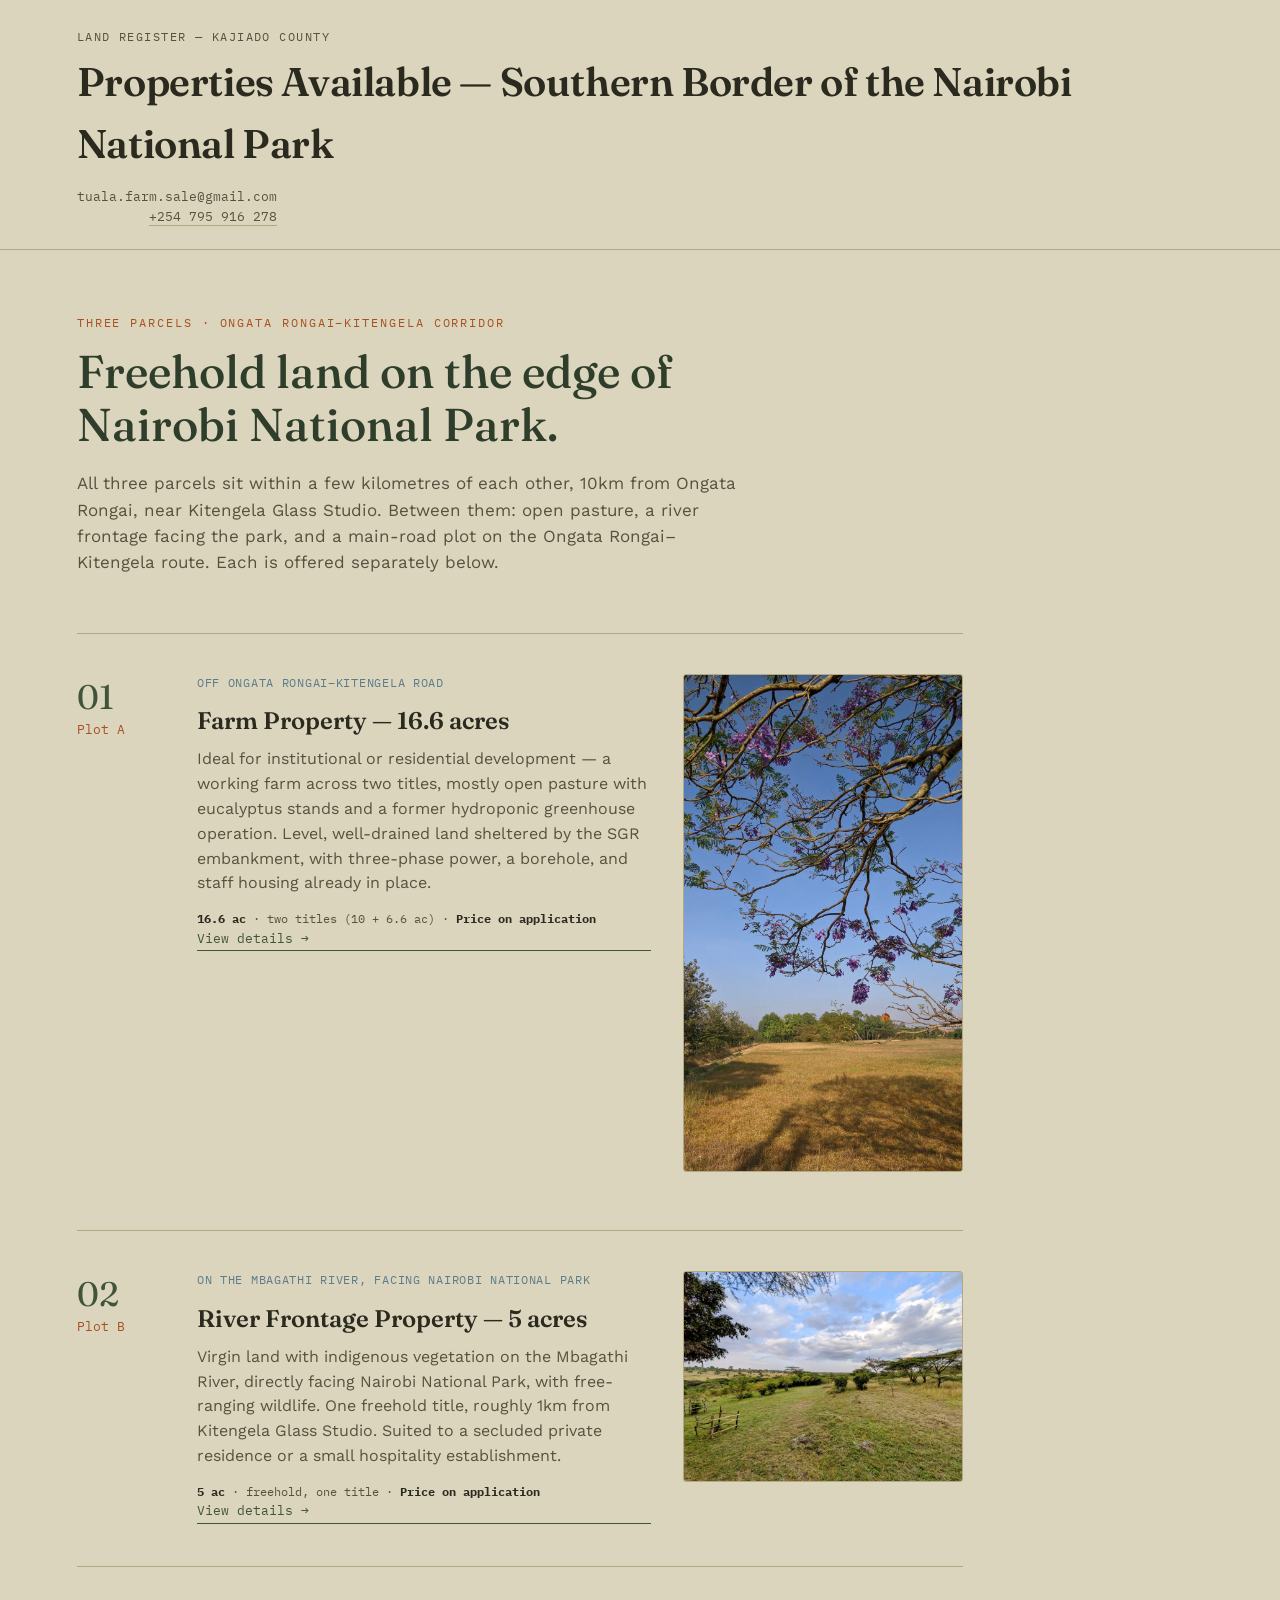
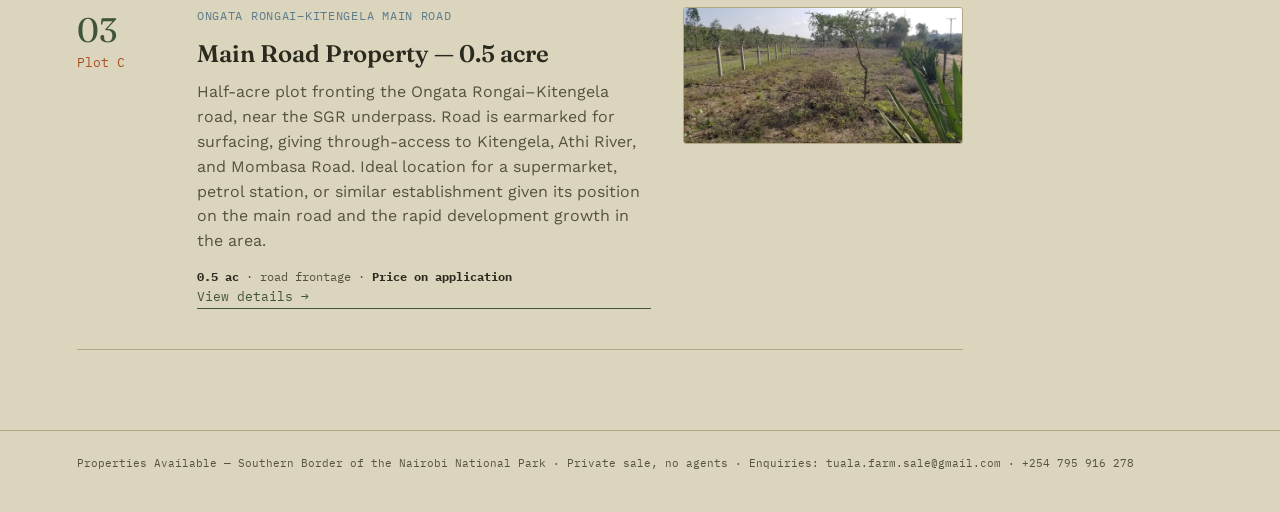
<file: docs/index.html>
<!DOCTYPE html>
<html lang="en">
<head>
<meta charset="UTF-8">
<meta name="viewport" content="width=device-width, initial-scale=1">
<title>Properties Available — Southern Border of the Nairobi National Park</title>
<meta name="description" content="Three freehold land parcels for sale on the southern border of Nairobi National Park, Kajiado County — a 16.6 acre farm, a 5 acre river frontage plot facing the park, and a 0.5 acre road-frontage plot.">
<link rel="preconnect" href="https://fonts.googleapis.com">
<link href="https://fonts.googleapis.com/css2?family=Fraunces:wght@500;600&family=Work+Sans:wght@400;500&family=IBM+Plex+Mono:wght@400;500&display=swap" rel="stylesheet">
<link rel="icon" type="image/svg+xml" href="favicon.svg">
<link rel="icon" type="image/png" href="favicon-32.png">
<link rel="apple-touch-icon" href="apple-touch-icon.png">
<link rel="stylesheet" href="style.css">
</head>
<body>

<header class="masthead">
  <div class="title-block">
    <div class="eyebrow">Land Register — Kajiado County</div>
    <a href="index.html"><h1>Properties Available — Southern Border of the Nairobi National Park</h1></a>
  </div>
  <div class="contact-line">
    tuala.farm.sale@gmail.com<br>
    <a href="tel:+254795916278">+254 795 916 278</a>
  </div>
</header>

<section class="hero">
  <div class="kicker">Three parcels · Ongata Rongai–Kitengela corridor</div>
  <h2>Freehold land on the edge of Nairobi National Park.</h2>
  <p>All three parcels sit within a few kilometres of each other, 10km from Ongata Rongai, near Kitengela Glass Studio. Between them: open pasture, a river frontage facing the park, and a main-road plot on the Ongata Rongai–Kitengela route. Each is offered separately below.</p>
</section>

<div class="ledger">

  <a class="entry" href="farm.html">
    <img class="field-photo" src="photos/home_farm.jpg" alt="Open pasture at the farm property, framed by jacaranda blossom">
    <div class="plot-no"><span>01</span>Plot A</div>
    <div class="body">
      <div class="loc">Off Ongata Rongai–Kitengela Road</div>
      <h3>Farm Property — 16.6 acres</h3>
      <p>Ideal for institutional or residential development — a working farm across two titles, mostly open pasture with eucalyptus stands and a former hydroponic greenhouse operation. Level, well-drained land sheltered by the SGR embankment, with three-phase power, a borehole, and staff housing already in place.</p>
      <div class="stats"><b>16.6 ac</b> · two titles (10 + 6.6 ac) · <b>Price on application</b></div>
      <div class="view-link">View details →</div>
    </div>
  </a>

  <a class="entry" href="river-frontage.html">
    <img class="field-photo" src="photos/home_river.jpg" alt="Open bushland at the river frontage property, near Nairobi National Park">
    <div class="plot-no"><span>02</span>Plot B</div>
    <div class="body">
      <div class="loc">On the Mbagathi River, facing Nairobi National Park</div>
      <h3>River Frontage Property — 5 acres</h3>
      <p>Virgin land with indigenous vegetation on the Mbagathi River, directly facing Nairobi National Park, with free-ranging wildlife. One freehold title, roughly 1km from Kitengela Glass Studio. Suited to a secluded private residence or a small hospitality establishment.</p>
      <div class="stats"><b>5 ac</b> · freehold, one title · <b>Price on application</b></div>
      <div class="view-link">View details →</div>
    </div>
  </a>

  <a class="entry" href="roadside.html">
    <img class="field-photo" src="photos/home_main_road.jpg" alt="Boundary fence and road frontage at the main road property">
    <div class="plot-no"><span>03</span>Plot C</div>
    <div class="body">
      <div class="loc">Ongata Rongai–Kitengela Main Road</div>
      <h3>Main Road Property — 0.5 acre</h3>
      <p>Half-acre plot fronting the Ongata Rongai–Kitengela road, near the SGR underpass. Road is earmarked for surfacing, giving through-access to Kitengela, Athi River, and Mombasa Road. Ideal location for a supermarket, petrol station, or similar establishment given its position on the main road and the rapid development growth in the area.</p>
      <div class="stats"><b>0.5 ac</b> · road frontage · <b>Price on application</b></div>
      <div class="view-link">View details →</div>
    </div>
  </a>

</div>

<footer>
  Properties Available — Southern Border of the Nairobi National Park · Private sale, no agents · Enquiries: tuala.farm.sale@gmail.com · +254 795 916 278
</footer>

</body>
</html>
</file>
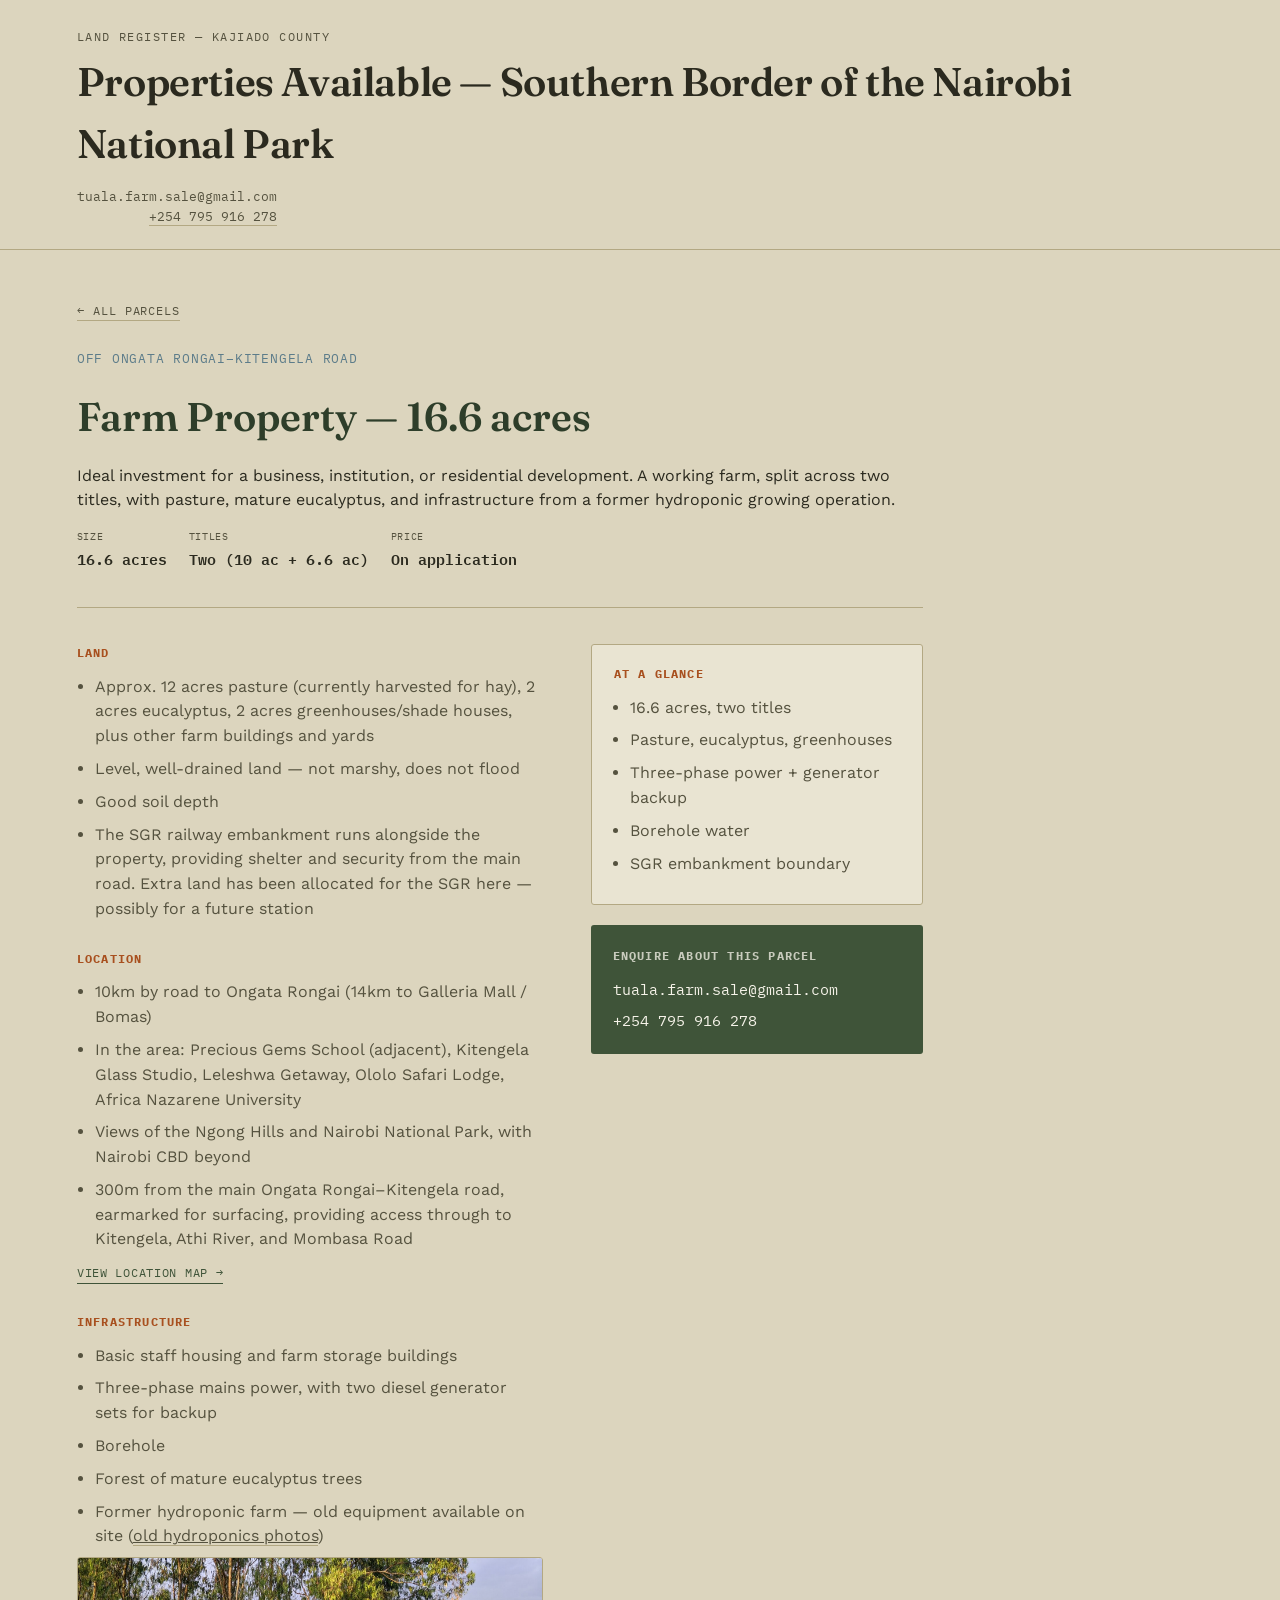
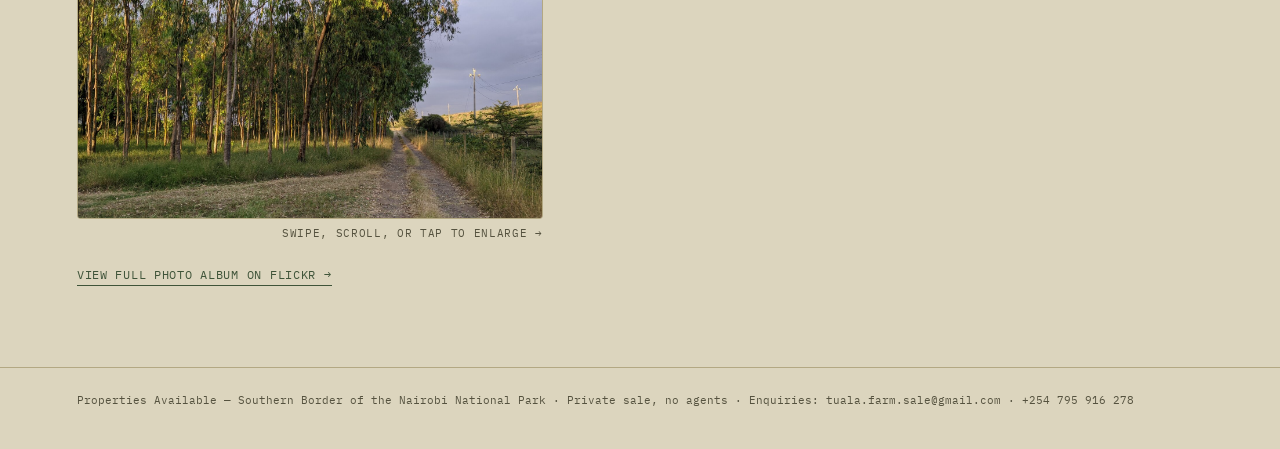
<file: docs/farm.html>
<!DOCTYPE html>
<html lang="en">
<head>
<meta charset="UTF-8">
<meta name="viewport" content="width=device-width, initial-scale=1">
<title>Farm Property — 16.6 Acres — Properties Available — Southern Border of the Nairobi National Park</title>
<meta name="description" content="16.6 acre working farm off the Ongata Rongai–Kitengela road, on the southern border of Nairobi National Park. Two titles, three-phase power, borehole, former hydroponic operation.">
<link rel="preconnect" href="https://fonts.googleapis.com">
<link href="https://fonts.googleapis.com/css2?family=Fraunces:wght@500;600&family=Work+Sans:wght@400;500&family=IBM+Plex+Mono:wght@400;500&display=swap" rel="stylesheet">
<link rel="icon" type="image/svg+xml" href="favicon.svg">
<link rel="icon" type="image/png" href="favicon-32.png">
<link rel="apple-touch-icon" href="apple-touch-icon.png">
<link rel="stylesheet" href="style.css">
</head>
<body>

<header class="masthead">
  <div class="title-block">
    <div class="eyebrow">Land Register — Kajiado County</div>
    <a href="index.html"><h1>Properties Available — Southern Border of the Nairobi National Park</h1></a>
  </div>
  <div class="contact-line">
    tuala.farm.sale@gmail.com<br>
    <a href="tel:+254795916278">+254 795 916 278</a>
  </div>
</header>

<div class="detail">
  <a class="back-link" href="index.html">← All parcels</a>

  <div class="detail-header">
    <div>
      <div class="loc">Off Ongata Rongai–Kitengela Road</div>
      <h2>Farm Property — 16.6 acres</h2>
      <p>Ideal investment for a business, institution, or residential development. A working farm, split across two titles, with pasture, mature eucalyptus, and infrastructure from a former hydroponic growing operation.</p>
      <div class="status-row">
        <div class="stat"><span class="label">Size</span><span class="value">16.6 acres</span></div>
        <div class="stat"><span class="label">Titles</span><span class="value">Two (10 ac + 6.6 ac)</span></div>
        <div class="stat"><span class="label">Price</span><span class="value">On application</span></div>
      </div>
    </div>
  </div>

  <div class="detail-body">
    <div>
      <h4>Land</h4>
      <ul>
        <li>Approx. 12 acres pasture (currently harvested for hay), 2 acres eucalyptus, 2 acres greenhouses/shade houses, plus other farm buildings and yards</li>
        <li>Level, well-drained land — not marshy, does not flood</li>
        <li>Good soil depth</li>
        <li>The SGR railway embankment runs alongside the property, providing shelter and security from the main road. Extra land has been allocated for the SGR here — possibly for a future station</li>
      </ul>

      <h4>Location</h4>
      <ul>
        <li>10km by road to Ongata Rongai (14km to Galleria Mall / Bomas)</li>
        <li>In the area: Precious Gems School (adjacent), Kitengela Glass Studio, Leleshwa Getaway, Ololo Safari Lodge, Africa Nazarene University</li>
        <li>Views of the Ngong Hills and Nairobi National Park, with Nairobi CBD beyond</li>
        <li>300m from the main Ongata Rongai–Kitengela road, earmarked for surfacing, providing access through to Kitengela, Athi River, and Mombasa Road</li>
      </ul>
      <a class="gallery-link" href="location.html">View location map →</a>

      <h4>Infrastructure</h4>
      <ul>
        <li>Basic staff housing and farm storage buildings</li>
        <li>Three-phase mains power, with two diesel generator sets for backup</li>
        <li>Borehole</li>
        <li>Forest of mature eucalyptus trees</li>
        <li>Former hydroponic farm — old equipment available on site (<a href="https://flic.kr/s/aHBqjA8r2M" target="_blank" rel="noopener" style="color:inherit; border-bottom:1px solid var(--line);">old hydroponics photos</a>)</li>
      </ul>

      <div class="carousel">
        <div class="carousel-track">
          <a class="carousel-item" href="#farm-photo-1">
            <img src="photos/farm_1.jpg" alt="Farm track through the eucalyptus stand" loading="lazy">
          </a>
          <a class="carousel-item" href="#farm-photo-2">
            <img src="photos/farm_2.jpg" alt="Open pasture at the farm property under a stormy sky" loading="lazy">
          </a>
          <a class="carousel-item" href="#farm-photo-3">
            <img src="photos/farm_3.jpg" alt="Track along the eucalyptus boundary at the farm property" loading="lazy">
          </a>
          <a class="carousel-item" href="#farm-photo-4">
            <img src="photos/farm_4.jpg" alt="Open pasture and gate at the farm property" loading="lazy">
          </a>
          <a class="carousel-item" href="#farm-photo-5">
            <img src="photos/farm_5.jpg" alt="View from the farm property towards the Nairobi skyline" loading="lazy">
          </a>
        </div>
        <div class="carousel-caption">Swipe, scroll, or tap to enlarge →</div>
      </div>

      <div id="farm-photo-1" class="lightbox">
        <a class="lightbox-close" href="#">✕ Close</a>
        <a class="lightbox-nav prev" href="#farm-photo-5">‹</a>
        <a class="lightbox-nav next" href="#farm-photo-2">›</a>
        <img src="photos/farm_1.jpg" alt="Farm track through the eucalyptus stand">
      </div>
      <div id="farm-photo-2" class="lightbox">
        <a class="lightbox-close" href="#">✕ Close</a>
        <a class="lightbox-nav prev" href="#farm-photo-1">‹</a>
        <a class="lightbox-nav next" href="#farm-photo-3">›</a>
        <img src="photos/farm_2.jpg" alt="Open pasture at the farm property under a stormy sky">
      </div>
      <div id="farm-photo-3" class="lightbox">
        <a class="lightbox-close" href="#">✕ Close</a>
        <a class="lightbox-nav prev" href="#farm-photo-2">‹</a>
        <a class="lightbox-nav next" href="#farm-photo-4">›</a>
        <img src="photos/farm_3.jpg" alt="Track along the eucalyptus boundary at the farm property">
      </div>
      <div id="farm-photo-4" class="lightbox">
        <a class="lightbox-close" href="#">✕ Close</a>
        <a class="lightbox-nav prev" href="#farm-photo-3">‹</a>
        <a class="lightbox-nav next" href="#farm-photo-5">›</a>
        <img src="photos/farm_4.jpg" alt="Open pasture and gate at the farm property">
      </div>
      <div id="farm-photo-5" class="lightbox">
        <a class="lightbox-close" href="#">✕ Close</a>
        <a class="lightbox-nav prev" href="#farm-photo-4">‹</a>
        <a class="lightbox-nav next" href="#farm-photo-1">›</a>
        <img src="photos/farm_5.jpg" alt="View from the farm property towards the Nairobi skyline">
      </div>

      <a class="gallery-link" href="https://flic.kr/s/aHBqjA8nYt" target="_blank" rel="noopener">View full photo album on Flickr →</a>
    </div>

    <div>
      <div class="sidebar-box">
        <h4>At a glance</h4>
        <ul style="padding-left: 16px; margin: 0;">
          <li>16.6 acres, two titles</li>
          <li>Pasture, eucalyptus, greenhouses</li>
          <li>Three-phase power + generator backup</li>
          <li>Borehole water</li>
          <li>SGR embankment boundary</li>
        </ul>
      </div>
      <div class="enquire">
        <h4>Enquire about this parcel</h4>
        <a href="mailto:tuala.farm.sale@gmail.com?subject=Enquiry: Farm Property (16.6 acres)">tuala.farm.sale@gmail.com</a>
        <a href="tel:+254795916278">+254 795 916 278</a>
      </div>
    </div>
  </div>
</div>

<footer>
  Properties Available — Southern Border of the Nairobi National Park · Private sale, no agents · Enquiries: tuala.farm.sale@gmail.com · +254 795 916 278
</footer>

</body>
</html>
</file>
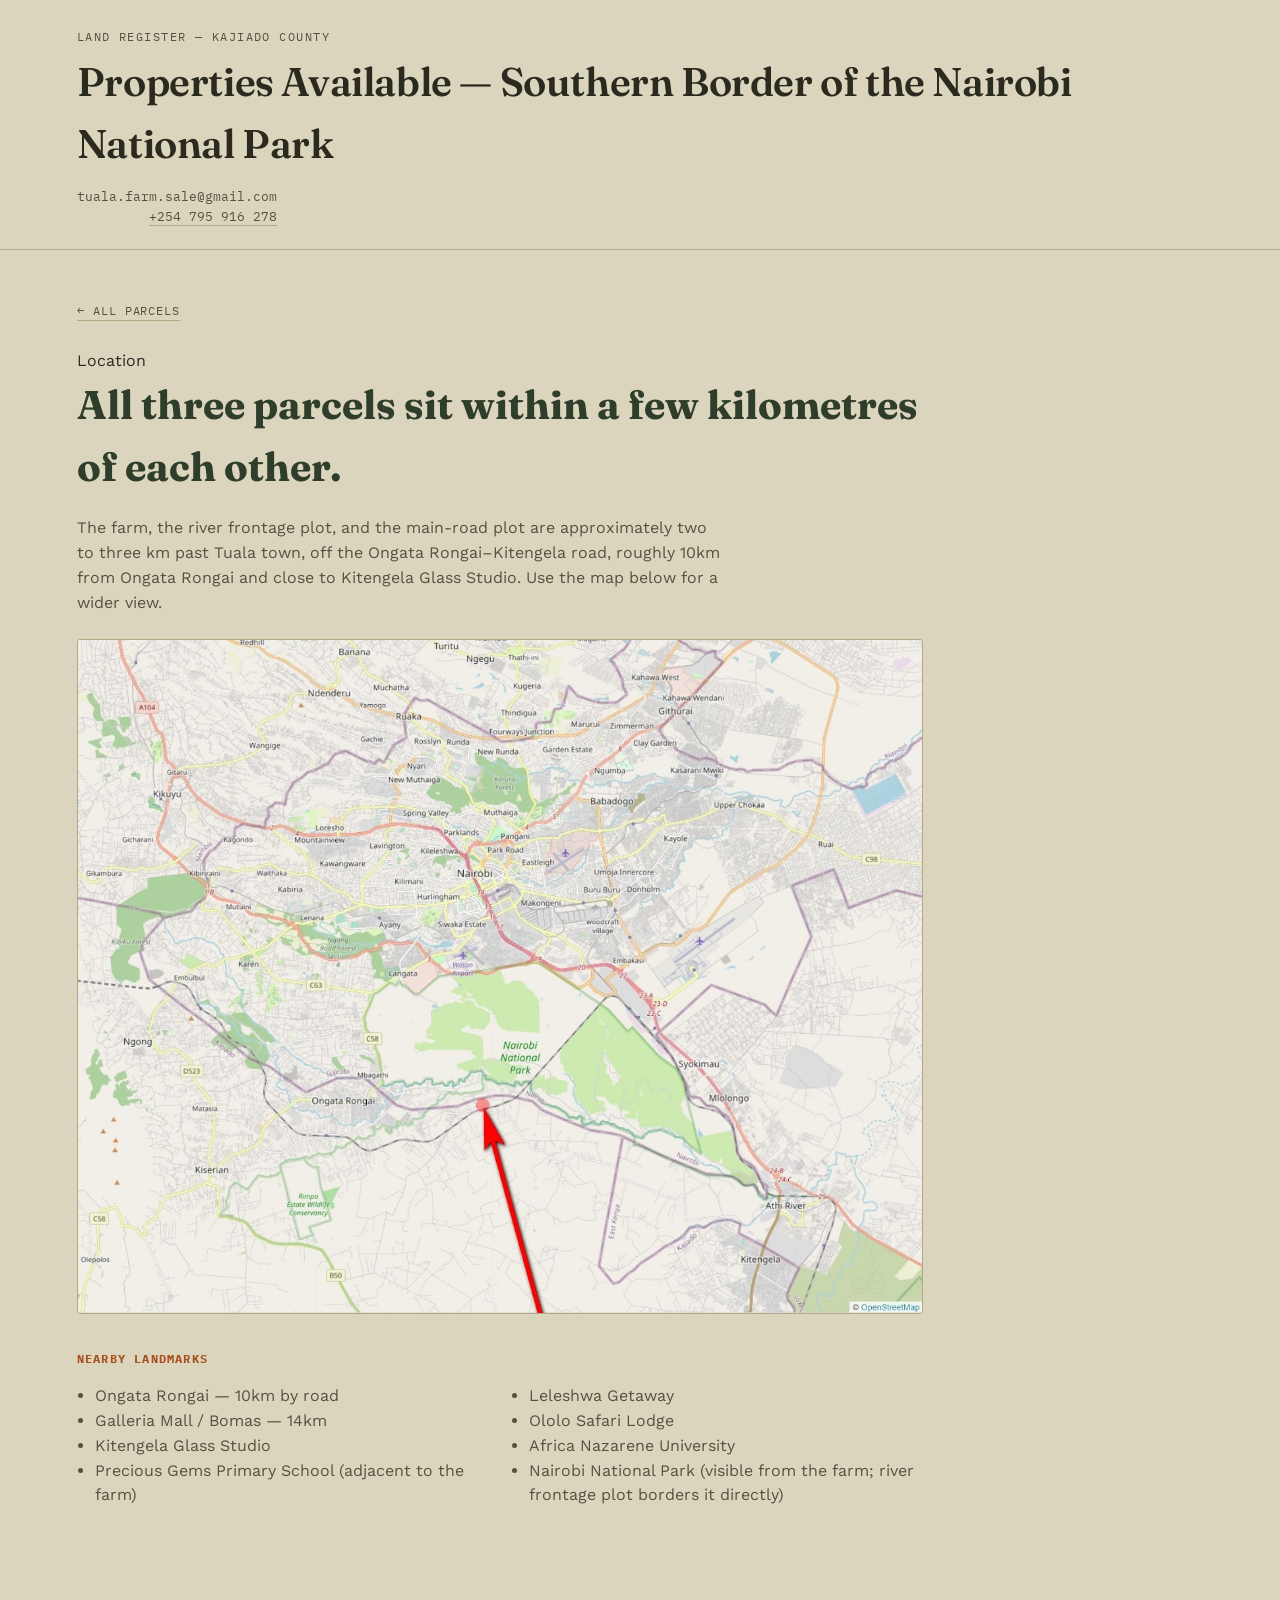
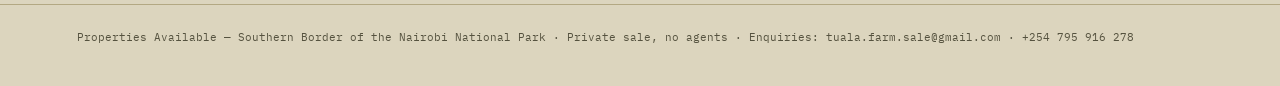
<file: docs/location.html>
<!DOCTYPE html>
<html lang="en">
<head>
<meta charset="UTF-8">
<meta name="viewport" content="width=device-width, initial-scale=1">
<title>Location — Properties Available — Southern Border of the Nairobi National Park</title>
<meta name="description" content="Location map for the land parcels on the southern border of Nairobi National Park, Kajiado County.">
<link rel="preconnect" href="https://fonts.googleapis.com">
<link href="https://fonts.googleapis.com/css2?family=Fraunces:wght@500;600&family=Work+Sans:wght@400;500&family=IBM+Plex+Mono:wght@400;500&display=swap" rel="stylesheet">
<link rel="icon" type="image/svg+xml" href="favicon.svg">
<link rel="icon" type="image/png" href="favicon-32.png">
<link rel="apple-touch-icon" href="apple-touch-icon.png">
<link rel="stylesheet" href="style.css">
<style>
  .map-frame { display: block; width: 100%; height: auto; border: 1px solid var(--line); border-radius: 3px; margin: 24px 0; }
  .landmarks { columns: 2; gap: 40px; }
  @media (max-width: 640px) { .landmarks { columns: 1; } }
</style>
</head>
<body>

<header class="masthead">
  <div class="title-block">
    <div class="eyebrow">Land Register — Kajiado County</div>
    <a href="index.html"><h1>Properties Available — Southern Border of the Nairobi National Park</h1></a>
  </div>
  <div class="contact-line">
    tuala.farm.sale@gmail.com<br>
    <a href="tel:+254795916278">+254 795 916 278</a>
  </div>
</header>

<div class="detail">
  <a class="back-link" href="index.html">← All parcels</a>

  <div class="loc">Location</div>
  <h2 style="font-family: var(--serif); font-size: clamp(28px,4vw,40px); color: var(--forest-2); margin: 0 0 18px;">All three parcels sit within a few kilometres of each other.</h2>
  <p style="max-width: 65ch; color: var(--ink-soft);">The farm, the river frontage plot, and the main-road plot are approximately two to three km past Tuala town, off the Ongata Rongai–Kitengela road, roughly 10km from Ongata Rongai and close to Kitengela Glass Studio. Use the map below for a wider view.</p>

  <img class="map-frame" src="photos/map_location.png" alt="Map showing the location of the three parcels on the southern border of Nairobi National Park">

  <h4 style="font-family: var(--mono); font-size:12px; text-transform:uppercase; letter-spacing:0.1em; color: var(--rust); margin-top: 36px;">Nearby landmarks</h4>
  <ul class="landmarks" style="color: var(--ink-soft); padding-left: 18px;">
    <li>Ongata Rongai — 10km by road</li>
    <li>Galleria Mall / Bomas — 14km</li>
    <li>Kitengela Glass Studio</li>
    <li>Precious Gems Primary School (adjacent to the farm)</li>
    <li>Leleshwa Getaway</li>
    <li>Ololo Safari Lodge</li>
    <li>Africa Nazarene University</li>
    <li>Nairobi National Park (visible from the farm; river frontage plot borders it directly)</li>
  </ul>

</div>

<footer>
  Properties Available — Southern Border of the Nairobi National Park · Private sale, no agents · Enquiries: tuala.farm.sale@gmail.com · +254 795 916 278
</footer>

</body>
</html>
</file>
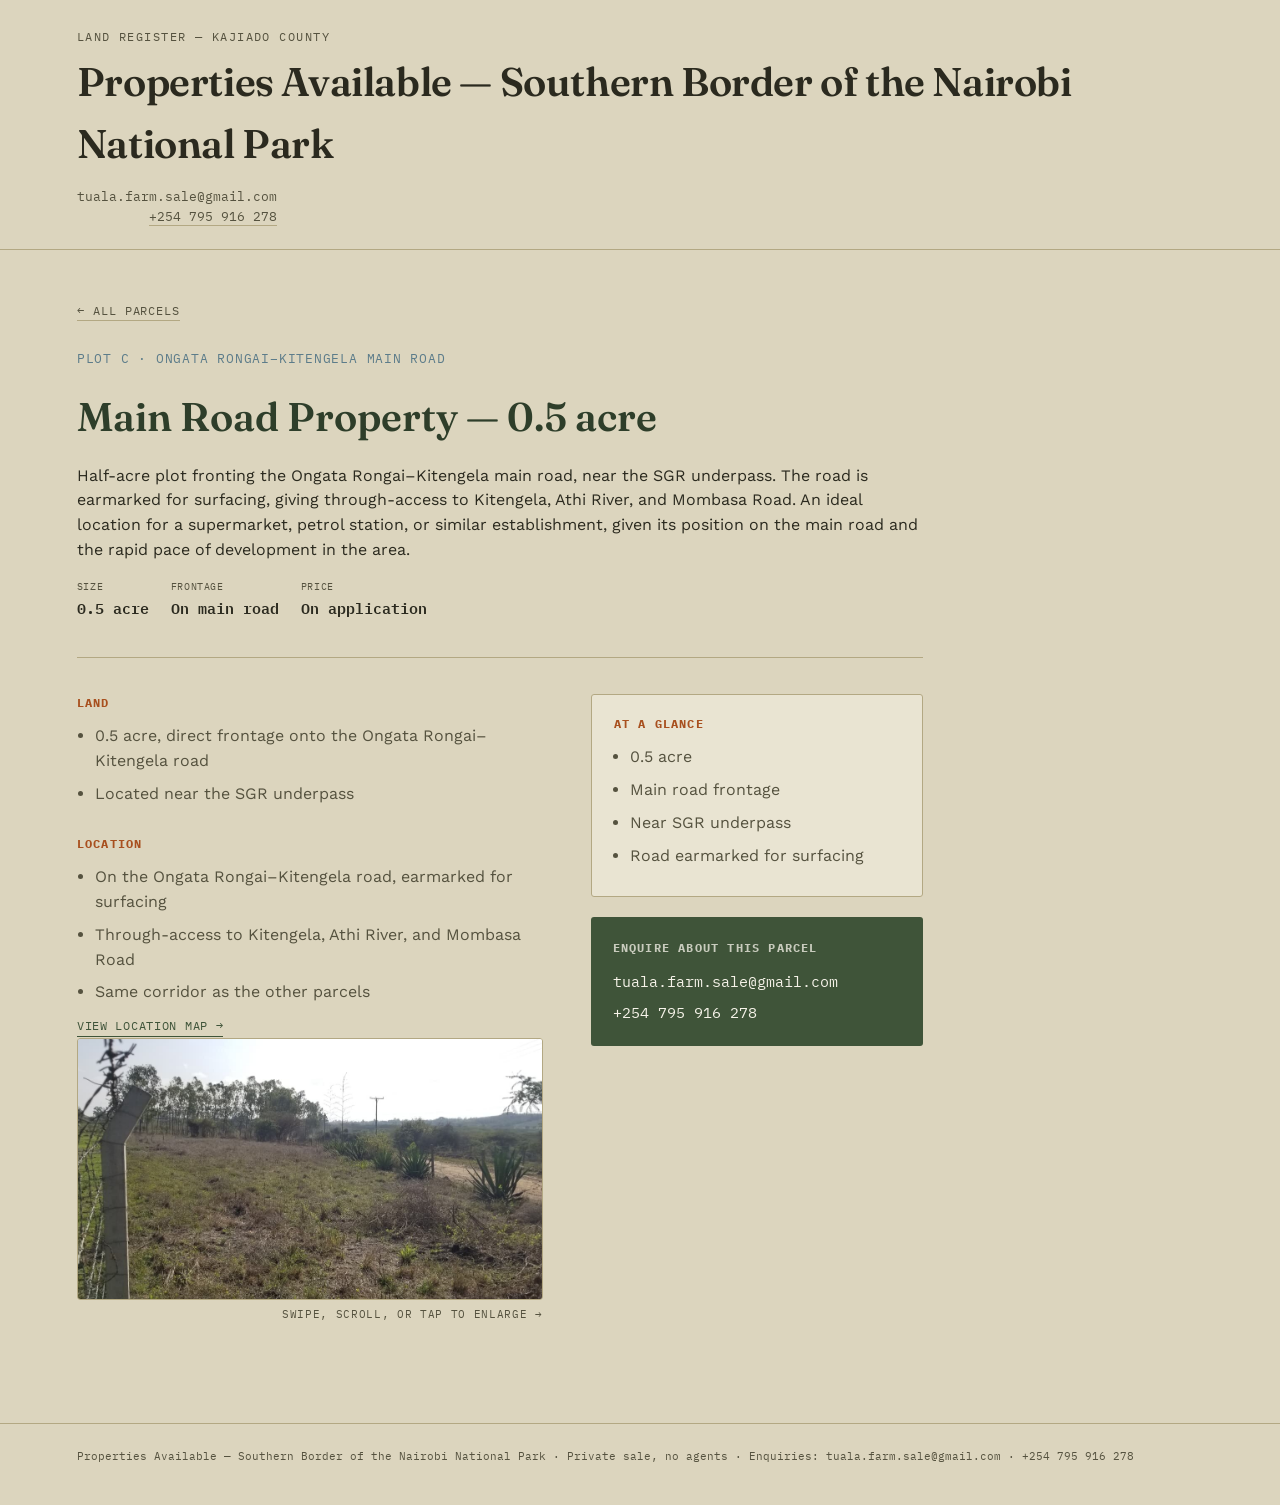
<file: docs/roadside.html>
<!DOCTYPE html>
<html lang="en">
<head>
<meta charset="UTF-8">
<meta name="viewport" content="width=device-width, initial-scale=1">
<title>Main Road Property — 0.5 Acre — Properties Available — Southern Border of the Nairobi National Park</title>
<meta name="description" content="Half-acre plot fronting the Ongata Rongai–Kitengela main road, near the SGR underpass. Ideal for a supermarket, petrol station, or similar establishment.">
<link rel="preconnect" href="https://fonts.googleapis.com">
<link href="https://fonts.googleapis.com/css2?family=Fraunces:wght@500;600&family=Work+Sans:wght@400;500&family=IBM+Plex+Mono:wght@400;500&display=swap" rel="stylesheet">
<link rel="icon" type="image/svg+xml" href="favicon.svg">
<link rel="icon" type="image/png" href="favicon-32.png">
<link rel="apple-touch-icon" href="apple-touch-icon.png">
<link rel="stylesheet" href="style.css">
</head>
<body>

<header class="masthead">
  <div class="title-block">
    <div class="eyebrow">Land Register — Kajiado County</div>
    <a href="index.html"><h1>Properties Available — Southern Border of the Nairobi National Park</h1></a>
  </div>
  <div class="contact-line">
    tuala.farm.sale@gmail.com<br>
    <a href="tel:+254795916278">+254 795 916 278</a>
  </div>
</header>

<div class="detail">
  <a class="back-link" href="index.html">← All parcels</a>

  <div class="detail-header">
    <div>
      <div class="loc">Plot C · Ongata Rongai–Kitengela Main Road</div>
      <h2>Main Road Property — 0.5 acre</h2>
      <p>Half-acre plot fronting the Ongata Rongai–Kitengela main road, near the SGR underpass. The road is earmarked for surfacing, giving through-access to Kitengela, Athi River, and Mombasa Road. An ideal location for a supermarket, petrol station, or similar establishment, given its position on the main road and the rapid pace of development in the area.</p>
      <div class="status-row">
        <div class="stat"><span class="label">Size</span><span class="value">0.5 acre</span></div>
        <div class="stat"><span class="label">Frontage</span><span class="value">On main road</span></div>
        <div class="stat"><span class="label">Price</span><span class="value">On application</span></div>
      </div>
    </div>
  </div>

  <div class="detail-body">
    <div>
      <h4>Land</h4>
      <ul>
        <li>0.5 acre, direct frontage onto the Ongata Rongai–Kitengela road</li>
        <li>Located near the SGR underpass</li>
      </ul>

      <h4>Location</h4>
      <ul>
        <li>On the Ongata Rongai–Kitengela road, earmarked for surfacing</li>
        <li>Through-access to Kitengela, Athi River, and Mombasa Road</li>
        <li>Same corridor as the other parcels</li>
      </ul>
      <a class="gallery-link" href="location.html">View location map →</a>

      <div class="carousel">
        <div class="carousel-track">
          <a class="carousel-item" href="#road-photo-1">
            <img src="photos/road_1.jpg" alt="Open land at the main road plot, boundary fence with agave" loading="lazy">
          </a>
          <a class="carousel-item" href="#road-photo-2">
            <img src="photos/road_2.jpg" alt="Boundary fence at the main road plot" loading="lazy">
          </a>
          <a class="carousel-item" href="#road-photo-3">
            <img src="photos/road_3.jpg" alt="Open bushland at the main road plot" loading="lazy">
          </a>
          <a class="carousel-item" href="#road-photo-4">
            <img src="photos/road_4.jpg" alt="Open land near the boundary fence at the main road plot" loading="lazy">
          </a>
          <a class="carousel-item" href="#road-photo-5">
            <img src="photos/road_5.jpg" alt="Eucalyptus trees bordering the main road plot" loading="lazy">
          </a>
        </div>
        <div class="carousel-caption">Swipe, scroll, or tap to enlarge →</div>
      </div>

      <div id="road-photo-1" class="lightbox">
        <a class="lightbox-close" href="#">✕ Close</a>
        <a class="lightbox-nav prev" href="#road-photo-5">‹</a>
        <a class="lightbox-nav next" href="#road-photo-2">›</a>
        <img src="photos/road_1.jpg" alt="Open land at the main road plot, boundary fence with agave">
      </div>
      <div id="road-photo-2" class="lightbox">
        <a class="lightbox-close" href="#">✕ Close</a>
        <a class="lightbox-nav prev" href="#road-photo-1">‹</a>
        <a class="lightbox-nav next" href="#road-photo-3">›</a>
        <img src="photos/road_2.jpg" alt="Boundary fence at the main road plot">
      </div>
      <div id="road-photo-3" class="lightbox">
        <a class="lightbox-close" href="#">✕ Close</a>
        <a class="lightbox-nav prev" href="#road-photo-2">‹</a>
        <a class="lightbox-nav next" href="#road-photo-4">›</a>
        <img src="photos/road_3.jpg" alt="Open bushland at the main road plot">
      </div>
      <div id="road-photo-4" class="lightbox">
        <a class="lightbox-close" href="#">✕ Close</a>
        <a class="lightbox-nav prev" href="#road-photo-3">‹</a>
        <a class="lightbox-nav next" href="#road-photo-5">›</a>
        <img src="photos/road_4.jpg" alt="Open land near the boundary fence at the main road plot">
      </div>
      <div id="road-photo-5" class="lightbox">
        <a class="lightbox-close" href="#">✕ Close</a>
        <a class="lightbox-nav prev" href="#road-photo-4">‹</a>
        <a class="lightbox-nav next" href="#road-photo-1">›</a>
        <img src="photos/road_5.jpg" alt="Eucalyptus trees bordering the main road plot">
      </div>
    </div>

    <div>
      <div class="sidebar-box">
        <h4>At a glance</h4>
        <ul style="padding-left: 16px; margin: 0;">
          <li>0.5 acre</li>
          <li>Main road frontage</li>
          <li>Near SGR underpass</li>
          <li>Road earmarked for surfacing</li>
        </ul>
      </div>
      <div class="enquire">
        <h4>Enquire about this parcel</h4>
        <a href="mailto:tuala.farm.sale@gmail.com?subject=Enquiry: Main Road Property (0.5 acre)">tuala.farm.sale@gmail.com</a>
        <a href="tel:+254795916278">+254 795 916 278</a>
      </div>
    </div>
  </div>
</div>

<footer>
  Properties Available — Southern Border of the Nairobi National Park · Private sale, no agents · Enquiries: tuala.farm.sale@gmail.com · +254 795 916 278
</footer>

</body>
</html>
</file>
<file: docs/style.css>
/* ============================================================
   Land Register — design tokens
   A land register, not a brochure: khaki survey paper, ink,
   deep field green, a single clay-red stamp accent.
   ============================================================ */

:root {
  --ink:        #2B2A1F;
  --ink-soft:   #55523F;
  --paper:      #DCD5BE;
  --paper-2:    #CEC5A8;
  --card:       #E9E4D2;
  --forest:     #3F5439;
  --forest-2:   #2E3E2A;
  --rust:       #A8501F;
  --river:      #5C7C8A;
  --line:       #B3A883;
  --white-ish:  #F6F3E9;

  --serif: 'Fraunces', Georgia, serif;
  --sans:  'Work Sans', -apple-system, sans-serif;
  --mono:  'IBM Plex Mono', 'Courier New', monospace;
}

* { box-sizing: border-box; }

html { scroll-behavior: smooth; }

body {
  margin: 0;
  background: var(--paper);
  color: var(--ink);
  font-family: var(--sans);
  line-height: 1.55;
  -webkit-font-smoothing: antialiased;
}

a { color: inherit; }

/* ---------- header / masthead ---------- */

.masthead {
  border-bottom: 1px solid var(--line);
  padding: 28px 6vw 22px;
  display: flex;
  justify-content: space-between;
  align-items: flex-end;
  flex-wrap: wrap;
  gap: 12px;
}

.masthead .stamp {
  font-family: var(--mono);
  font-size: 11px;
  letter-spacing: 0.14em;
  text-transform: uppercase;
  color: var(--forest);
  border: 1px solid var(--forest);
  padding: 3px 8px;
  border-radius: 2px;
}

.masthead .title-block a {
  text-decoration: none;
}

.masthead h1 {
  font-family: var(--serif);
  font-weight: 600;
  font-size: clamp(28px, 4vw, 40px);
  margin: 4px 0 0;
  letter-spacing: -0.01em;
}

.masthead .eyebrow {
  font-family: var(--mono);
  font-size: 12px;
  letter-spacing: 0.12em;
  text-transform: uppercase;
  color: var(--ink-soft);
}

.contact-line {
  font-family: var(--mono);
  font-size: 13px;
  color: var(--ink-soft);
  text-align: right;
}
.contact-line a { text-decoration: none; border-bottom: 1px solid var(--line); }

/* ---------- hero ---------- */

.hero {
  padding: 64px 6vw 40px;
  max-width: 900px;
}

.hero .kicker {
  font-family: var(--mono);
  font-size: 12px;
  letter-spacing: 0.16em;
  text-transform: uppercase;
  color: var(--rust);
  margin-bottom: 14px;
}

.hero h2 {
  font-family: var(--serif);
  font-weight: 500;
  font-size: clamp(30px, 5vw, 46px);
  line-height: 1.15;
  margin: 0 0 18px;
  color: var(--forest-2);
}

.hero p {
  font-size: 17px;
  color: var(--ink-soft);
  max-width: 60ch;
}

/* ---------- ledger (property list) ---------- */

.ledger {
  padding: 0 6vw 80px;
  max-width: 1040px;
  display: flex;
  flex-direction: column;
  gap: 2px;
}

.entry {
  display: grid;
  grid-template-columns: 88px 1fr 280px;
  grid-template-areas: "no body photo";
  gap: 32px;
  padding: 40px 0;
  border-top: 1px solid var(--line);
  align-items: start;
  text-decoration: none;
  color: inherit;
}

.entry:last-child { border-bottom: 1px solid var(--line); }

.entry .plot-no {
  grid-area: no;
  font-family: var(--mono);
  font-size: 13px;
  color: var(--rust);
  padding-top: 6px;
}
.entry .plot-no span {
  display: block;
  font-size: 34px;
  font-family: var(--serif);
  color: var(--forest);
  line-height: 1;
  margin-bottom: 6px;
}

.entry .body { grid-area: body; }

.entry .body h3 {
  font-family: var(--serif);
  font-size: 24px;
  font-weight: 600;
  margin: 0 0 8px;
}

.entry .body .loc {
  font-family: var(--mono);
  font-size: 12px;
  color: var(--river);
  text-transform: uppercase;
  letter-spacing: 0.06em;
  margin-bottom: 10px;
}

.entry .body p {
  margin: 0 0 14px;
  color: var(--ink-soft);
  max-width: 60ch;
}

.entry .body .view-link {
  font-family: var(--mono);
  font-size: 13px;
  color: var(--forest);
  border-bottom: 1px solid var(--forest);
  padding-bottom: 1px;
}

.entry .field-photo {
  grid-area: photo;
  width: 100%;
  height: auto;
  display: block;
  border-radius: 3px;
  border: 1px solid var(--line);
}

.entry .stats {
  font-family: var(--mono);
  font-size: 12px;
  margin-top: 10px;
  color: var(--ink-soft);
}
.entry .stats b { color: var(--ink); }

/* ---------- detail page ---------- */

.detail {
  padding: 48px 6vw 80px;
  max-width: 1000px;
}

.back-link {
  display: inline-block;
  font-family: var(--mono);
  font-size: 12px;
  text-transform: uppercase;
  letter-spacing: 0.08em;
  color: var(--ink-soft);
  text-decoration: none;
  margin-bottom: 28px;
  border-bottom: 1px solid var(--line);
}

.detail-header {
  display: flex;
  gap: 40px;
  flex-wrap: wrap;
  align-items: flex-start;
  border-bottom: 1px solid var(--line);
  padding-bottom: 36px;
  margin-bottom: 36px;
}

.detail-header h2 {
  font-family: var(--serif);
  font-size: clamp(28px, 4vw, 40px);
  font-weight: 600;
  margin: 0 0 10px;
  color: var(--forest-2);
}

.detail-header .loc {
  font-family: var(--mono);
  font-size: 13px;
  color: var(--river);
  text-transform: uppercase;
  letter-spacing: 0.06em;
  margin-bottom: 16px;
}

.status-row {
  display: flex;
  gap: 22px;
  flex-wrap: wrap;
  margin-top: 16px;
}
.status-row .stat {
  font-family: var(--mono);
  font-size: 12px;
}
.status-row .stat .label {
  color: var(--ink-soft);
  text-transform: uppercase;
  letter-spacing: 0.06em;
  display: block;
  font-size: 10px;
  margin-bottom: 3px;
}
.status-row .stat .value {
  font-size: 15px;
  color: var(--ink);
  font-weight: 600;
}

.detail-body {
  display: grid;
  grid-template-columns: 1.4fr 1fr;
  gap: 48px;
}

.detail-body h4 {
  font-family: var(--mono);
  font-size: 12px;
  text-transform: uppercase;
  letter-spacing: 0.1em;
  color: var(--rust);
  margin: 28px 0 12px;
}
.detail-body h4:first-child { margin-top: 0; }

.detail-body ul {
  margin: 0 0 8px;
  padding-left: 18px;
  color: var(--ink-soft);
}
.detail-body ul li { margin-bottom: 8px; }
.detail-body p { color: var(--ink-soft); }

.carousel {
  margin-bottom: 20px;
}

.carousel-track {
  display: flex;
  overflow-x: auto;
  gap: 8px;
  scroll-snap-type: x mandatory;
  scroll-padding: 0 6vw;
  border-radius: 3px;
  -webkit-overflow-scrolling: touch;
}

.carousel-track::-webkit-scrollbar { height: 6px; }
.carousel-track::-webkit-scrollbar-thumb { background: var(--line); border-radius: 3px; }

.carousel-track > .carousel-item {
  display: block;
  position: relative;
  flex: 0 0 100%;
  min-width: 0;
  width: 100%;
  scroll-snap-align: center;
  aspect-ratio: 16 / 9;
  overflow: hidden;
  border-radius: 3px;
  border: 1px solid var(--line);
  cursor: zoom-in;
}

.carousel-item img,
.carousel-item video {
  display: block;
  width: 100%;
  height: 100%;
  object-fit: cover;
}

.carousel-caption {
  font-family: var(--mono);
  font-size: 11px;
  color: var(--ink-soft);
  text-transform: uppercase;
  letter-spacing: 0.06em;
  text-align: right;
  margin-top: 6px;
}

.lightbox {
  display: none;
  position: fixed;
  inset: 0;
  z-index: 100;
  align-items: center;
  justify-content: center;
  padding: 5vh 5vw;
  background: rgba(20, 19, 12, 0.92);
}

.lightbox:target { display: flex; }

.lightbox img,
.lightbox video {
  display: block;
  max-width: 100%;
  max-height: 100%;
  border-radius: 3px;
  box-shadow: 0 10px 34px rgba(0,0,0,0.5);
}

.lightbox-close {
  position: absolute;
  top: 22px;
  right: 26px;
  font-family: var(--mono);
  font-size: 13px;
  letter-spacing: 0.08em;
  text-transform: uppercase;
  color: var(--white-ish);
  opacity: 0.85;
  text-decoration: none;
}
.lightbox-close:hover { opacity: 1; }

.lightbox-nav {
  position: absolute;
  top: 50%;
  transform: translateY(-50%);
  font-family: var(--mono);
  font-size: 30px;
  line-height: 1;
  color: var(--white-ish);
  background: rgba(0, 0, 0, 0.35);
  border-radius: 3px;
  padding: 10px 16px;
  opacity: 0.85;
  text-decoration: none;
}
.lightbox-nav:hover { opacity: 1; background: rgba(0, 0, 0, 0.55); }
.lightbox-nav.prev { left: 18px; }
.lightbox-nav.next { right: 18px; }

.gallery-link {
  display: inline-block;
  font-family: var(--mono);
  font-size: 12px;
  text-transform: uppercase;
  letter-spacing: 0.06em;
  color: var(--forest);
  border-bottom: 1px solid var(--forest);
  text-decoration: none;
  margin-top: 4px;
}

.sidebar-box {
  background: var(--card);
  border: 1px solid var(--line);
  border-radius: 3px;
  padding: 20px 22px;
}
.sidebar-box h4 { margin-top: 0; }

.enquire {
  background: var(--forest);
  color: var(--white-ish);
  border-radius: 3px;
  padding: 22px;
  margin-top: 20px;
}
.enquire h4 { color: var(--white-ish); opacity: 0.75; }
.enquire a {
  display: block;
  font-family: var(--mono);
  font-size: 15px;
  text-decoration: none;
  margin-top: 8px;
}
.enquire a:hover { text-decoration: underline; }

img.field-photo {
  width: 100%;
  border-radius: 3px;
  border: 1px solid var(--line);
  display: block;
  margin-bottom: 16px;
}

/* ---------- footer ---------- */

footer {
  padding: 24px 6vw 40px;
  font-family: var(--mono);
  font-size: 11px;
  color: var(--ink-soft);
  border-top: 1px solid var(--line);
}
footer a { color: inherit; text-decoration: none; border-bottom: 1px solid var(--line); }
footer a:hover { text-decoration: underline; }

/* ---------- responsive ---------- */

@media (max-width: 760px) {
  .entry {
    grid-template-columns: 1fr;
    grid-template-areas: "photo" "no" "body";
    gap: 14px;
  }
  .entry .plot-no { display: flex; align-items: baseline; gap: 10px; padding-top: 0; }
  .entry .plot-no span { margin-bottom: 0; font-size: 24px; }
  .detail-body { grid-template-columns: 1fr; }
  .detail-header { flex-direction: column; }
  .contact-line { text-align: left; }
}

@media (prefers-reduced-motion: reduce) {
  html { scroll-behavior: auto; }
}

a:focus-visible, .entry:focus-visible {
  outline: 2px solid var(--rust);
  outline-offset: 3px;
}
</file>
